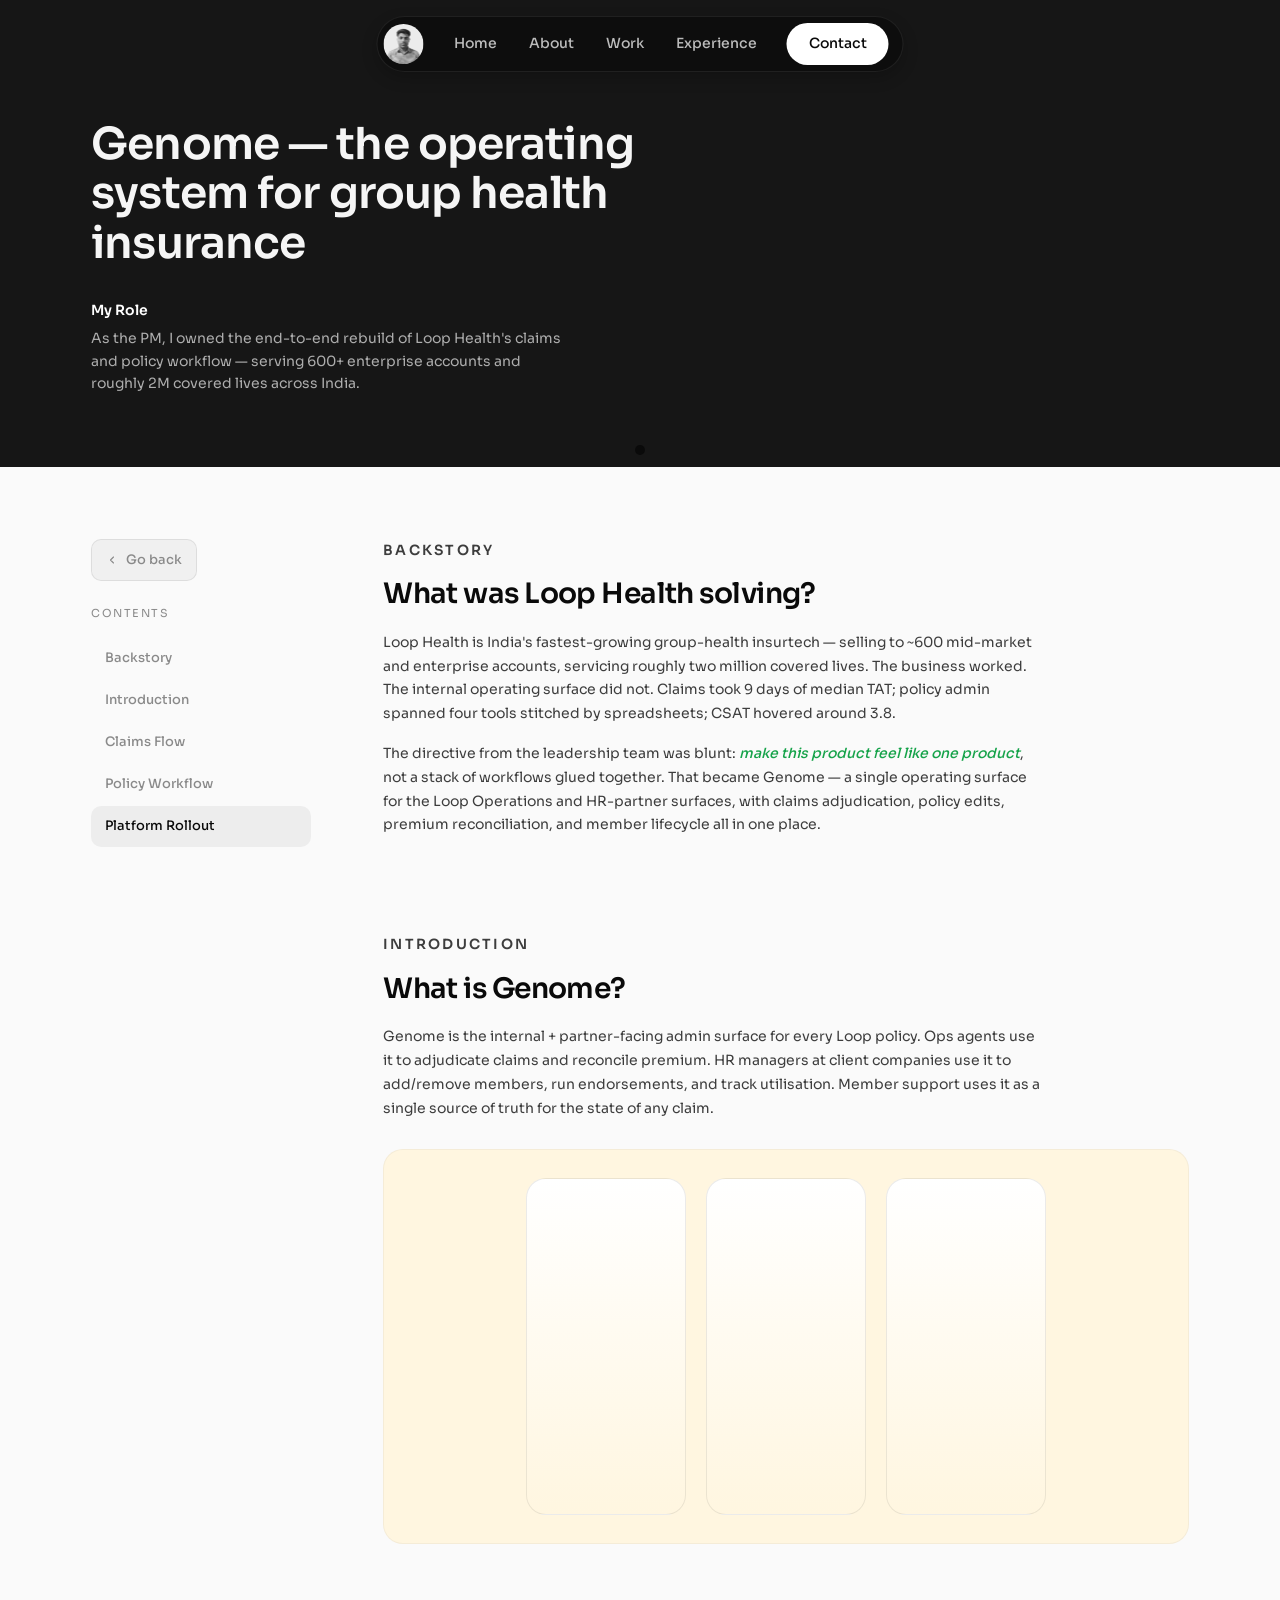
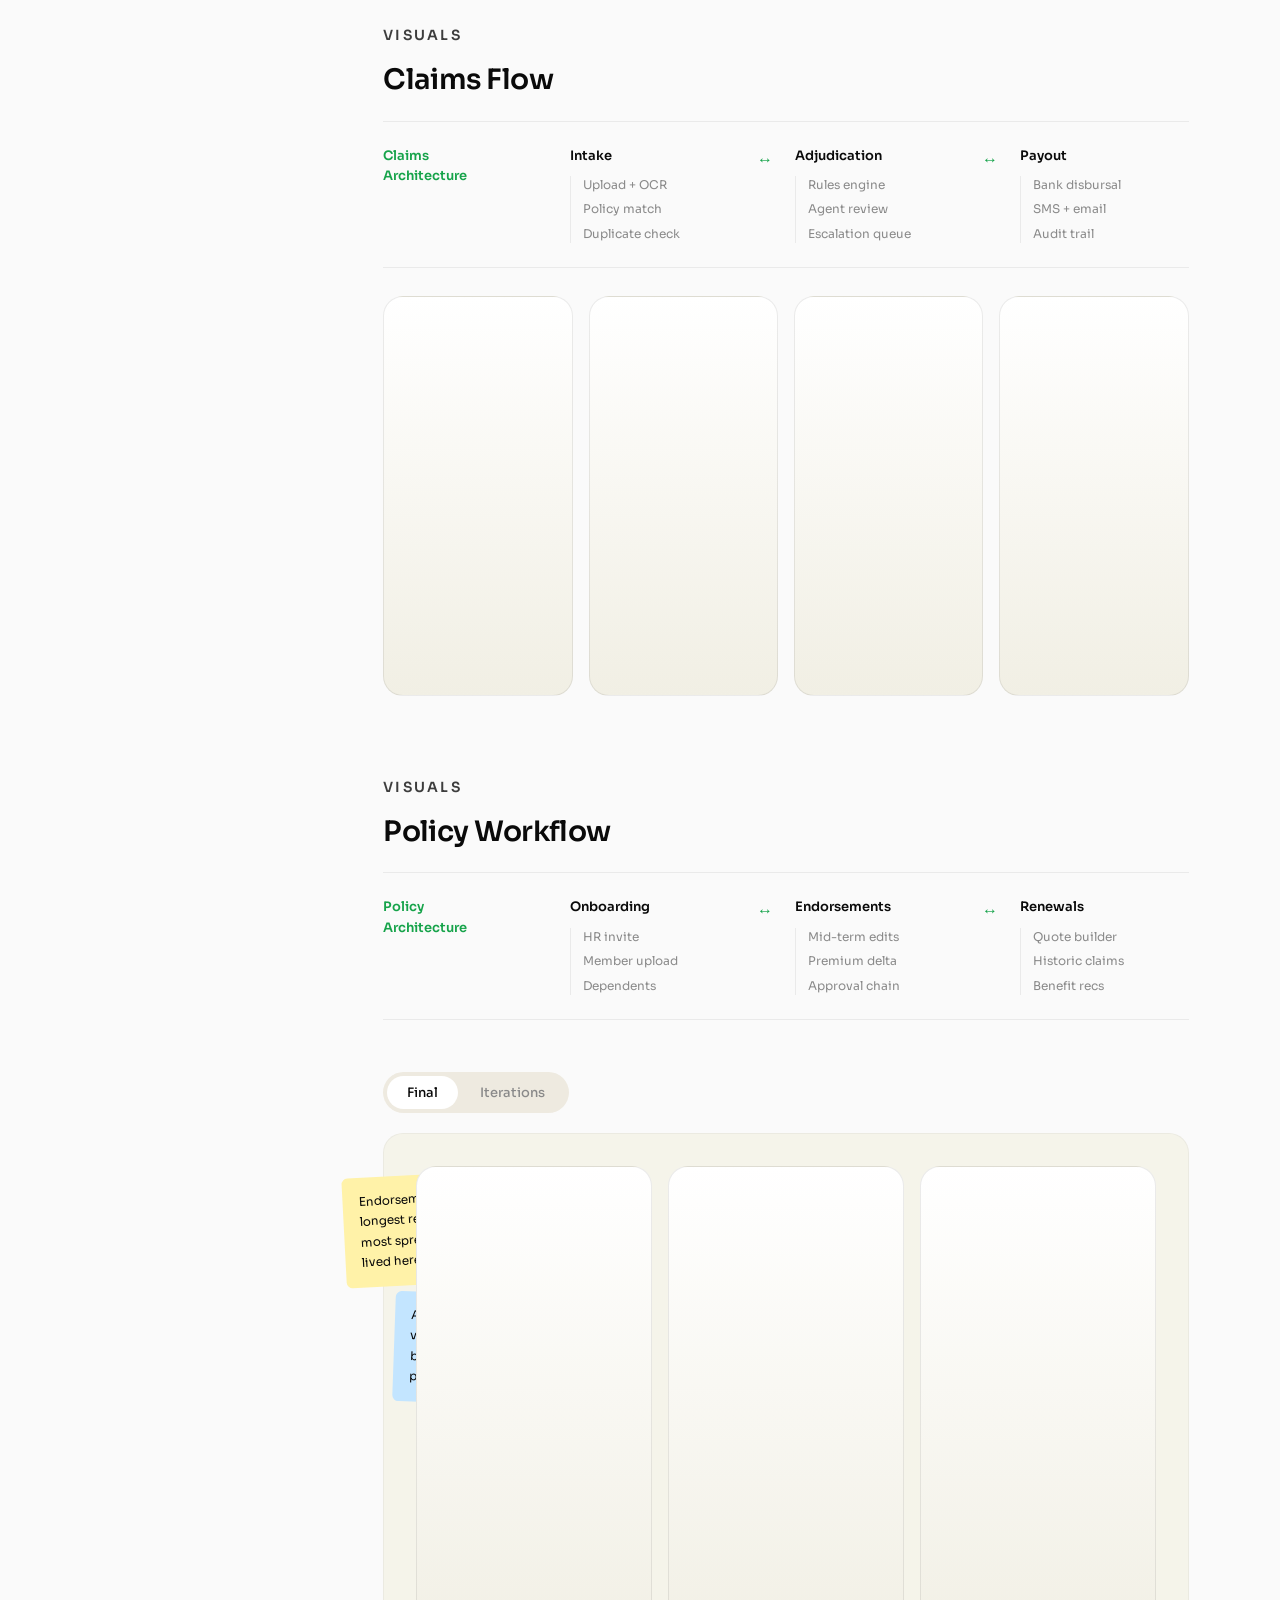
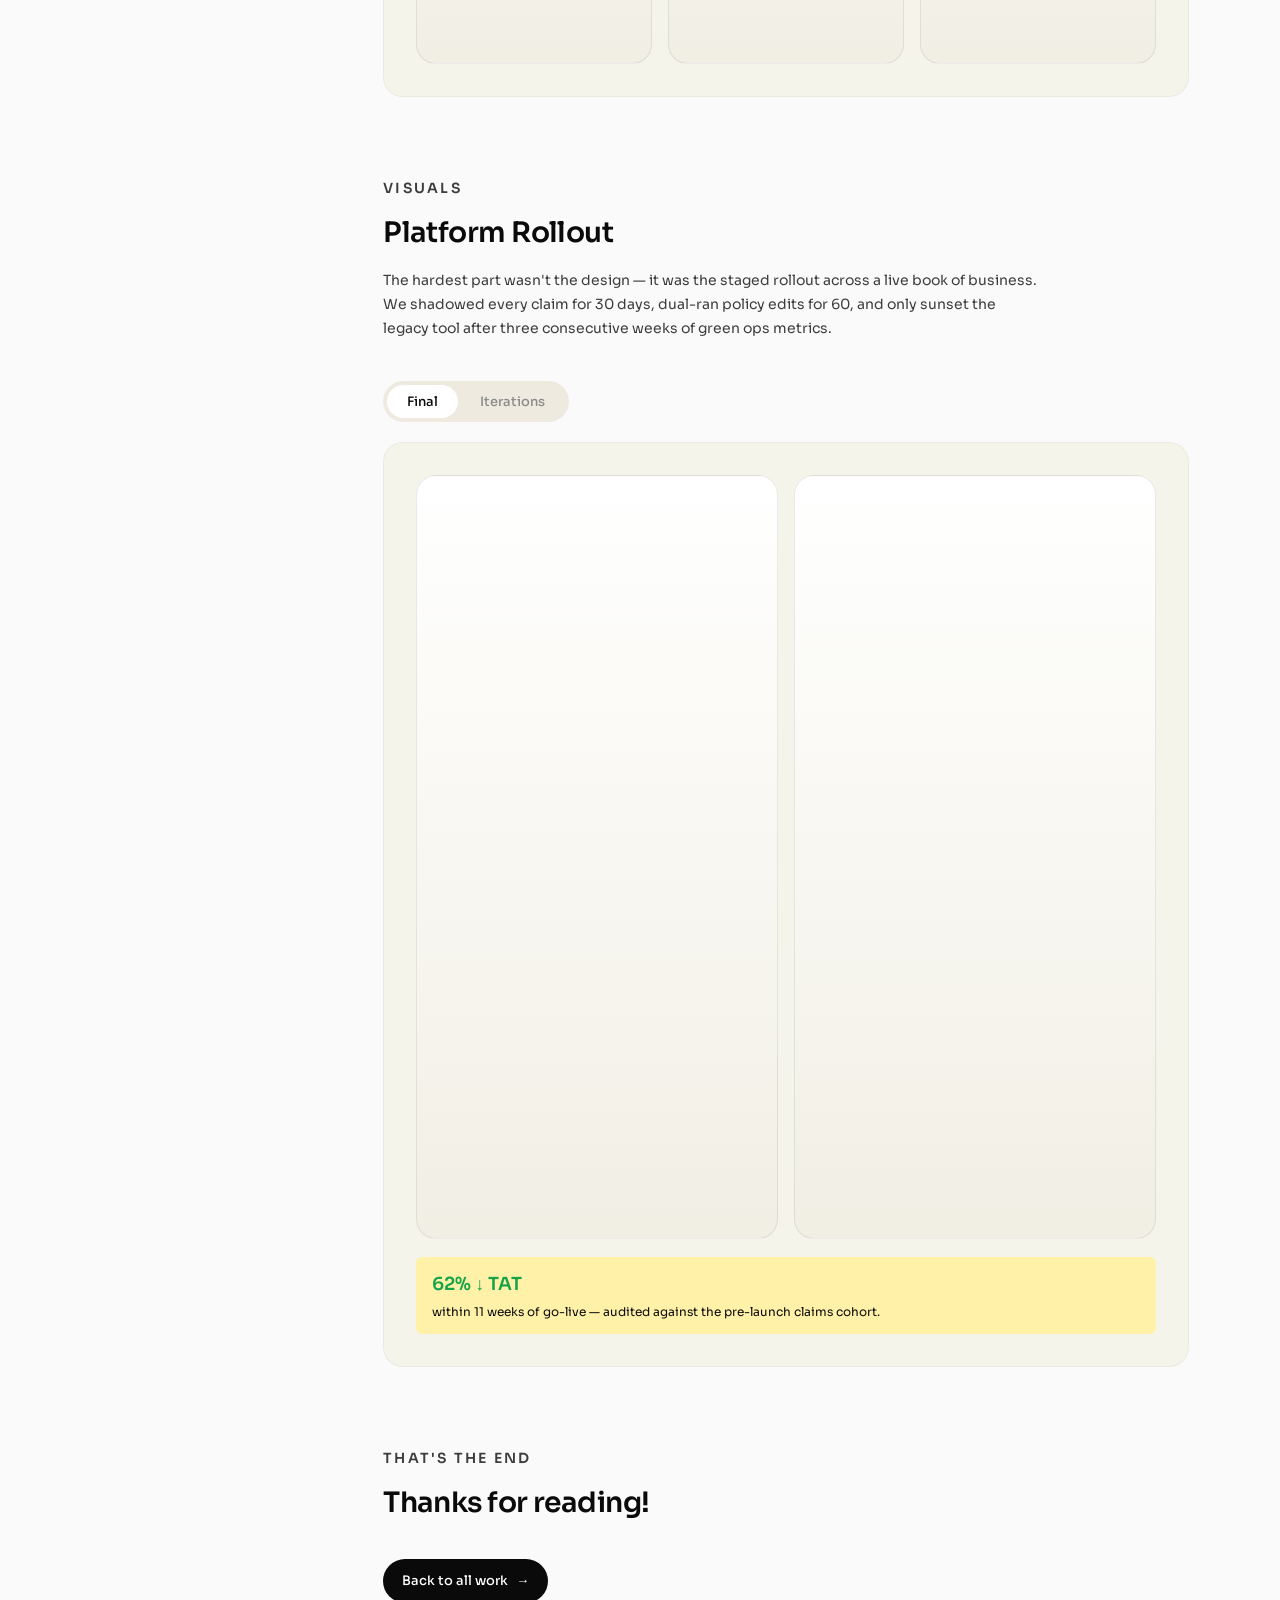
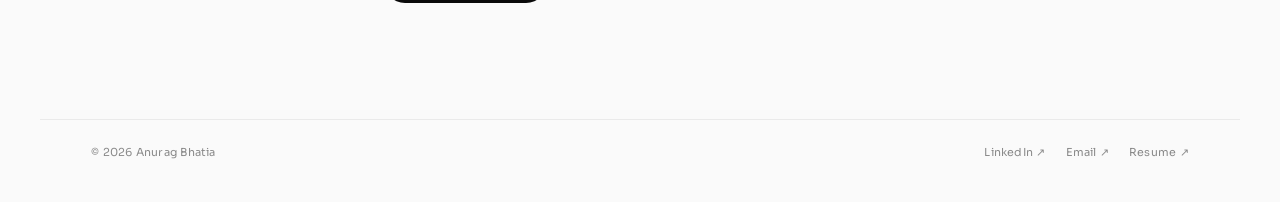
<file: case-study.html>
<!DOCTYPE html>
<html lang="en">
<head>
  <meta charset="UTF-8" />
  <meta name="viewport" content="width=device-width, initial-scale=1.0" />
  <link rel="icon" href="favicon-32.png" type="image/png" sizes="32x32" />
  <link rel="icon" href="favicon.png" type="image/png" sizes="192x192" />
  <link rel="apple-touch-icon" href="apple-touch-icon.png" />
  <title>Genome · Case study — Anurag Bhatia</title>
  <link rel="preconnect" href="https://fonts.googleapis.com" />
  <link rel="preconnect" href="https://fonts.gstatic.com" crossorigin />
  <link href="https://fonts.googleapis.com/css2?family=Sora:wght@300;400;500;600;700&display=swap" rel="stylesheet" />
  <link rel="stylesheet" href="styles.css?v=39" />
</head>
<body class="cs-body-root">
  <div class="cursor-dot" aria-hidden="true"></div>

  <header class="nav" id="siteNav">
    <a href="index.html" class="nav__brand" aria-label="Anurag Bhatia">
      <img src="avatar.png" alt="Anurag Bhatia" class="nav__avatar" />
    </a>
    <nav class="nav__links" aria-label="Primary">
      <a href="index.html#top">Home</a>
      <a href="index.html#about">About</a>
      <a href="index.html#work">Work</a>
      <a href="index.html#experience">Experience</a>
    </nav>
    <a href="index.html#contact" class="nav__cta">Contact</a>
    <span class="nav__status" aria-hidden="true">
      <span>Available for work</span>
      <span class="nav__status-dot"></span>
    </span>
  </header>

  <!-- HERO BANNER -->
  <section class="cs-hero">
    <div class="cs-hero__wrap">
      <div class="cs-hero__text">
        <h1 class="cs-hero__title">
          Genome — the operating system for group health insurance
        </h1>
        <p class="cs-hero__role-label">My Role</p>
        <p class="cs-hero__role-desc">
          As the PM, I owned the end-to-end rebuild of Loop Health's claims and policy workflow — serving 600+ enterprise accounts and roughly 2M covered lives across India.
        </p>
      </div>

    </div>
  </section>

  <!-- CONTENT -->
  <main class="cs-main">
    <aside class="cs-toc" aria-label="Case study contents">
      <a href="index.html" class="cs-toc__back">
        <svg width="12" height="12" viewBox="0 0 16 16" fill="none" aria-hidden="true">
          <path d="M10 12L6 8L10 4" stroke="currentColor" stroke-width="1.5" stroke-linecap="round" stroke-linejoin="round"/>
        </svg>
        Go back
      </a>
      <p class="cs-toc__label">Contents</p>
      <nav>
        <a href="#backstory" class="is-active">Backstory</a>
        <a href="#introduction">Introduction</a>
        <a href="#claims">Claims Flow</a>
        <a href="#policy">Policy Workflow</a>
        <a href="#rollout">Platform Rollout</a>
      </nav>
    </aside>

    <div class="cs-content">

      <section id="backstory" class="cs-section">
        <p class="cs-tag">Backstory</p>
        <h2 class="cs-h2">What was Loop Health solving?</h2>
        <p>
          Loop Health is India's fastest-growing group-health insurtech — selling to ~600 mid-market
          and enterprise accounts, servicing roughly two million covered lives. The business worked.
          The internal operating surface did not. Claims took 9 days of median TAT; policy admin
          spanned four tools stitched by spreadsheets; CSAT hovered around 3.8.
        </p>
        <p>
          The directive from the leadership team was blunt: <em>make this product feel like one product</em>,
          not a stack of workflows glued together. That became Genome — a single operating surface
          for the Loop Operations and HR-partner surfaces, with claims adjudication, policy edits,
          premium reconciliation, and member lifecycle all in one place.
        </p>
      </section>

      <section id="introduction" class="cs-section">
        <p class="cs-tag">Introduction</p>
        <h2 class="cs-h2">What is Genome?</h2>
        <p>
          Genome is the internal + partner-facing admin surface for every Loop policy. Ops agents use
          it to adjudicate claims and reconcile premium. HR managers at client companies use it to
          add/remove members, run endorsements, and track utilisation. Member support uses it as a
          single source of truth for the state of any claim.
        </p>
        <div class="cs-figure">
          <div class="cs-figure__inner">
            <div class="cs-mock cs-mock--row"></div>
            <div class="cs-mock cs-mock--row"></div>
            <div class="cs-mock cs-mock--row"></div>
          </div>
        </div>
      </section>

      <section id="claims" class="cs-section">
        <p class="cs-tag">Visuals</p>
        <h2 class="cs-h2">Claims Flow</h2>

        <div class="cs-arch">
          <div class="cs-arch__col cs-arch__col--head">
            <h4>Claims<br/>Architecture</h4>
          </div>
          <div class="cs-arch__col">
            <h4>Intake</h4>
            <ul><li>Upload + OCR</li><li>Policy match</li><li>Duplicate check</li></ul>
          </div>
          <span class="cs-arch__arrow" aria-hidden="true">↔</span>
          <div class="cs-arch__col">
            <h4>Adjudication</h4>
            <ul><li>Rules engine</li><li>Agent review</li><li>Escalation queue</li></ul>
          </div>
          <span class="cs-arch__arrow" aria-hidden="true">↔</span>
          <div class="cs-arch__col">
            <h4>Payout</h4>
            <ul><li>Bank disbursal</li><li>SMS + email</li><li>Audit trail</li></ul>
          </div>
        </div>

        <div class="cs-mocks-row">
          <div class="cs-mock cs-mock--sm"></div>
          <div class="cs-mock cs-mock--sm"></div>
          <div class="cs-mock cs-mock--sm"></div>
          <div class="cs-mock cs-mock--sm"></div>
        </div>
      </section>

      <section id="policy" class="cs-section">
        <p class="cs-tag">Visuals</p>
        <h2 class="cs-h2">Policy Workflow</h2>

        <div class="cs-arch">
          <div class="cs-arch__col cs-arch__col--head">
            <h4>Policy<br/>Architecture</h4>
          </div>
          <div class="cs-arch__col">
            <h4>Onboarding</h4>
            <ul><li>HR invite</li><li>Member upload</li><li>Dependents</li></ul>
          </div>
          <span class="cs-arch__arrow" aria-hidden="true">↔</span>
          <div class="cs-arch__col">
            <h4>Endorsements</h4>
            <ul><li>Mid-term edits</li><li>Premium delta</li><li>Approval chain</li></ul>
          </div>
          <span class="cs-arch__arrow" aria-hidden="true">↔</span>
          <div class="cs-arch__col">
            <h4>Renewals</h4>
            <ul><li>Quote builder</li><li>Historic claims</li><li>Benefit recs</li></ul>
          </div>
        </div>

        <div class="cs-tabs">
          <button class="cs-tab is-active" type="button">Final</button>
          <button class="cs-tab" type="button">Iterations</button>
        </div>

        <div class="cs-annotated">
          <aside class="cs-note cs-note--yellow">
            <p>Endorsements had the longest review cycles — most spreadsheet cost lived here.</p>
          </aside>
          <aside class="cs-note cs-note--blue">
            <p>A single "policy diff" view replaced seven back-and-forth emails per edit.</p>
          </aside>
          <div class="cs-annotated__row">
            <div class="cs-mock cs-mock--sm"></div>
            <div class="cs-mock cs-mock--sm"></div>
            <div class="cs-mock cs-mock--sm"></div>
          </div>
        </div>
      </section>

      <section id="rollout" class="cs-section">
        <p class="cs-tag">Visuals</p>
        <h2 class="cs-h2">Platform Rollout</h2>
        <p>
          The hardest part wasn't the design — it was the staged rollout across a live book of
          business. We shadowed every claim for 30 days, dual-ran policy edits for 60, and only
          sunset the legacy tool after three consecutive weeks of green ops metrics.
        </p>

        <div class="cs-tabs">
          <button class="cs-tab is-active" type="button">Final</button>
          <button class="cs-tab" type="button">Iterations</button>
        </div>

        <div class="cs-annotated">
          <div class="cs-annotated__row cs-annotated__row--2">
            <div class="cs-mock cs-mock--sm"></div>
            <div class="cs-mock cs-mock--sm"></div>
          </div>
          <aside class="cs-note cs-note--yellow cs-note--inline">
            <strong>62% ↓ TAT</strong>
            <span>within 11 weeks of go-live — audited against the pre-launch claims cohort.</span>
          </aside>
        </div>
      </section>

      <section class="cs-section cs-end">
        <p class="cs-tag">That's the end</p>
        <h2 class="cs-h2">Thanks for reading!</h2>
        <a href="index.html" class="btn btn--primary cs-end__cta">
          Back to all work
          <span aria-hidden="true">→</span>
        </a>
      </section>

    </div>
  </main>

  <footer class="cs-footer">
    <div>© <span class="js-year">2026</span> Anurag Bhatia</div>
    <div class="cs-footer__links">
      <a href="https://www.linkedin.com/in/ianuragbhatia/" target="_blank" rel="noopener">LinkedIn ↗</a>
      <a href="#">Email ↗</a>
      <a href="https://drive.google.com/file/d/1SgEJGoZLBpeMG6A0oqS8s0wDcA4AV5zZ/view?usp=sharing" target="_blank" rel="noopener">Resume ↗</a>
    </div>
  </footer>

  <script src="script.js?v=10"></script>
</body>
</html>
</file>
<file: styles.css>
/* ------------------------------------------------------------------
   Anurag Bhatia · Senior PM portfolio
   Clean white, minimal, confident. Light animations only.
------------------------------------------------------------------- */

:root {
  --bg: #ffffff;
  --ink: #0a0a0a;
  --ink-soft: #3d3d3d;
  --muted: #8a8a8a;
  --line: #ececec;
  --line-strong: #d6d6d6;
  --accent: #16a34a;
  --accent-soft: rgba(22, 163, 74, 0.10);
  --accent-ink: #0a0a0a;
  --mono: "Sora", -apple-system, BlinkMacSystemFont, "Segoe UI", sans-serif;
  --serif: "Sora", -apple-system, BlinkMacSystemFont, "Segoe UI", sans-serif;
  --sans: "Sora", -apple-system, BlinkMacSystemFont, "Segoe UI", sans-serif;

  --max: 1200px;
  --pad: clamp(20px, 4vw, 64px);

  --ease: cubic-bezier(0.22, 1, 0.36, 1);
}

*,
*::before,
*::after { box-sizing: border-box; }

html { scroll-behavior: smooth; }

body {
  margin: 0;
  background: var(--bg);
  color: var(--ink);
  font-family: var(--sans);
  font-size: 16px;
  line-height: 1.55;
  -webkit-font-smoothing: antialiased;
  -moz-osx-font-smoothing: grayscale;
  text-rendering: optimizeLegibility;
  cursor: none;
}

@media (max-width: 860px) {
  body { cursor: auto; }
}

a { color: inherit; text-decoration: none; }

em {
  font-style: italic;
  font-family: var(--serif);
  font-weight: 400;
}

.section-title em,
.contact__title em {
  color: var(--accent);
  font-weight: inherit;
}

.hero__title em {
  font-weight: inherit;
  font-size: inherit;
  font-style: normal;
}

.muted { color: var(--muted); }

/* ---- Custom cursor dot --------------------------------------- */
.cursor-dot {
  position: fixed;
  top: 0; left: 0;
  width: 10px;
  height: 10px;
  border-radius: 50%;
  background: #0a0a0a;
  pointer-events: none;
  transform: translate(-50%, -50%);
  z-index: 9999;
  transition: width 0.25s var(--ease), height 0.25s var(--ease), background 0.25s var(--ease), opacity 0.25s var(--ease);
  opacity: 1;
}
.cursor-dot.is-hover {
  width: 44px;
  height: 44px;
  opacity: 0.25;
}
@media (max-width: 860px) {
  .cursor-dot { display: none; }
}

/* ---- Nav (floating pill) ------------------------------------- */
.nav {
  position: fixed;
  top: 16px;
  left: 50%;
  transform: translateX(-50%);
  z-index: 50;
  width: fit-content;
  max-width: calc(100% - 32px);
  display: flex;
  align-items: center;
  gap: 8px;
  padding: 6px;
  background: rgba(255, 255, 255, 0.96);
  background-size: auto;
  border: 1px solid rgba(10, 10, 10, 0.08);
  border-radius: 999px;
  box-shadow: 0 6px 16px rgba(10, 10, 10, 0.06);
  transition:
    gap 0.85s var(--ease),
    padding 0.85s var(--ease),
    background 0.6s var(--ease),
    border-color 0.6s var(--ease),
    box-shadow 0.6s var(--ease);
}
.nav--on-dark {
  background:
    radial-gradient(1px 1px at 20% 30%, rgba(255, 255, 255, 0.04) 50%, transparent 50%),
    radial-gradient(1px 1px at 70% 60%, rgba(255, 255, 255, 0.035) 50%, transparent 50%),
    #0d0d0d;
  background-size: 50px 50px, 70px 70px, auto;
  border-color: rgba(255, 255, 255, 0.08);
  box-shadow: 0 6px 16px rgba(0, 0, 0, 0.2);
}
.nav__brand {
  display: inline-flex;
  align-items: center;
  flex-shrink: 0;
}
.nav__avatar {
  width: 40px;
  height: 40px;
  border-radius: 50%;
  object-fit: cover;
  object-position: center top;
  filter: grayscale(100%) contrast(0.95);
  transition: filter 0.5s var(--ease), transform 0.5s var(--ease);
}
.nav__brand:hover .nav__avatar {
  filter: grayscale(0%) contrast(1);
  transform: scale(1.06);
}
.nav__links {
  display: flex;
  gap: 4px;
  font-size: 14px;
  padding: 0 8px;
}
.nav__links a {
  position: relative;
  color: rgba(10, 10, 10, 0.72);
  padding: 8px 14px;
  border-radius: 999px;
  font-weight: 500;
  transition: color 0.3s var(--ease), background 0.3s var(--ease);
}
.nav__links a:hover {
  color: #0a0a0a;
  background: rgba(10, 10, 10, 0.06);
}
.nav--on-dark .nav__links a { color: rgba(255, 255, 255, 0.72); }
.nav--on-dark .nav__links a:hover {
  color: #ffffff;
  background: rgba(255, 255, 255, 0.06);
}

.nav__cta {
  font-size: 14px;
  font-weight: 500;
  display: inline-flex;
  align-items: center;
  padding: 10px 22px;
  background: #0a0a0a;
  color: #ffffff;
  border-radius: 999px;
  transition:
    background 0.3s var(--ease),
    color 0.3s var(--ease),
    transform 0.3s var(--ease);
}
.nav__cta:hover {
  background: #1a1a1a;
  transform: translateY(-1px);
}
.nav--on-dark .nav__cta {
  background: #ffffff;
  color: #0a0a0a;
}
.nav--on-dark .nav__cta:hover { background: #e9e9e9; }
/* ---- Nav compact "Available for work" state ------------------ */
.nav__links,
.nav__cta,
.nav__status {
  overflow: hidden;
  white-space: nowrap;
  transition:
    opacity 0.55s var(--ease),
    max-width 0.85s var(--ease),
    padding 0.85s var(--ease),
    margin 0.85s var(--ease);
}
.nav__links { max-width: 520px; }
.nav__cta { max-width: 220px; }
.nav__status {
  display: inline-flex;
  align-items: center;
  gap: 10px;
  color: #0a0a0a;
  font-size: 14px;
  font-weight: 500;
  opacity: 0;
  max-width: 0;
  padding: 0;
  pointer-events: none;
  transition:
    opacity 0.55s var(--ease),
    max-width 0.85s var(--ease),
    padding 0.85s var(--ease),
    margin 0.85s var(--ease),
    color 0.5s var(--ease);
}
.nav--on-dark .nav__status { color: #ffffff; }
.nav__status-dot {
  width: 8px;
  height: 8px;
  border-radius: 50%;
  background: var(--accent);
  box-shadow: 0 0 0 0 rgba(22, 163, 74, 0.55);
  animation: status 2s ease-out infinite;
}

.nav--compact .nav__links,
.nav--compact .nav__cta {
  opacity: 0;
  max-width: 0;
  padding-left: 0;
  padding-right: 0;
  margin: 0;
  pointer-events: none;
}
.nav--compact .nav__status {
  opacity: 1;
  max-width: 260px;
  padding: 0 16px 0 12px;
  pointer-events: auto;
}

@media (max-width: 720px) {
  .nav__links { display: none; }
  .nav { padding: 5px; gap: 6px; }
  .nav__cta { padding: 8px 16px; font-size: 13px; }
}

/* ---- Hero ----------------------------------------------------- */
.hero {
  max-width: var(--max);
  margin: 0 auto;
  padding: clamp(96px, 10vw, 140px) var(--pad) clamp(40px, 6vw, 72px);
  position: relative;
}
.hero__meta {
  display: inline-flex;
  align-items: center;
  gap: 10px;
  font-family: var(--mono);
  font-size: 14px;
  font-weight: 500;
  text-transform: none;
  letter-spacing: 0.01em;
  color: #15803d;
  margin-bottom: 28px;
}
.hero__time {
  margin-left: 6px;
  padding-left: 10px;
  border-left: 1px solid var(--line-strong);
  color: var(--ink-soft);
}
.status-dot {
  width: 10px; height: 10px;
  border-radius: 50%;
  background: var(--accent);
  box-shadow: 0 0 0 0 rgba(22, 163, 74, 0.5);
  animation: status 2s ease-out infinite;
  display: inline-block;
}
@keyframes status {
  0%   { box-shadow: 0 0 0 0 rgba(22, 163, 74, 0.55); }
  70%  { box-shadow: 0 0 0 10px rgba(22, 163, 74, 0); }
  100% { box-shadow: 0 0 0 0 rgba(22, 163, 74, 0); }
}

.hero__eyebrow {
  font-family: var(--mono);
  font-size: 11px;
  letter-spacing: 0.06em;
  color: var(--ink-soft);
  margin: 0 0 14px;
  text-transform: none;
}
.hero__title {
  font-size: clamp(30px, 4.4vw, 56px);
  line-height: 1.12;
  font-weight: 700;
  letter-spacing: -0.02em;
  margin: 0 0 36px;
  max-width: 22ch;
  text-wrap: balance;
}
.hero__title .muted {
  font-weight: 400;
  color: #4a4a4a;
}
.hero__industries {
  list-style: none;
  display: flex;
  flex-wrap: wrap;
  gap: 8px;
  padding: 0;
  margin: -12px 0 32px;
}
.hero__industries li {
  font-size: 13px;
  font-weight: 500;
  color: var(--ink-soft);
  padding: 6px 14px;
  border: 1px solid var(--line-strong);
  border-radius: 999px;
}
.hero__sub {
  display: flex;
  flex-direction: column;
  gap: 24px;
  align-items: flex-start;
  max-width: 960px;
}
.hero__sub p {
  font-size: clamp(14px, 1.05vw, 16px);
  color: var(--ink-soft);
  max-width: 54ch;
  margin: 0;
}
.hero__actions {
  display: flex;
  flex-wrap: wrap;
  gap: 12px;
}
.hero__actions .btn {
  padding: 14px 36px;
  min-width: 180px;
  font-size: 14px;
}

.hero__scroll {
  position: absolute;
  right: var(--pad);
  bottom: clamp(32px, 6vw, 56px);
  display: flex;
  align-items: center;
  gap: 14px;
  font-family: var(--mono);
  font-size: 11px;
  letter-spacing: 0.12em;
  text-transform: uppercase;
  color: var(--muted);
}
.hero__scroll-line {
  width: 56px;
  height: 1px;
  background: var(--line-strong);
  position: relative;
  overflow: hidden;
}
.hero__scroll-line::after {
  content: "";
  position: absolute;
  left: -40%;
  top: 0;
  height: 100%;
  width: 40%;
  background: var(--ink);
  animation: scrollTrack 2.4s ease-in-out infinite;
}
@keyframes scrollTrack {
  0%   { left: -40%; }
  100% { left: 100%; }
}
@media (max-width: 720px) {
  .hero__scroll { display: none; }
}

/* ---- Buttons -------------------------------------------------- */
.btn {
  display: inline-flex;
  align-items: center;
  justify-content: center;
  gap: 8px;
  padding: 11px 18px;
  border-radius: 999px;
  font-size: 13px;
  font-weight: 500;
  border: 1px solid transparent;
  transition: transform 0.3s var(--ease), background 0.3s var(--ease), color 0.3s var(--ease), border-color 0.3s var(--ease);
  white-space: nowrap;
}
.btn--primary {
  background: var(--ink);
  color: var(--bg);
}
.btn--primary:hover { transform: translateY(-2px); }
.btn--ghost {
  border-color: var(--line-strong);
  color: var(--ink);
}
.btn--ghost:hover {
  border-color: var(--ink);
  transform: translateY(-2px);
}

/* ---- Metrics -------------------------------------------------- */
.metrics {
  max-width: var(--max);
  margin: 0 auto;
  padding: 0 var(--pad);
  display: grid;
  grid-template-columns: repeat(3, 1fr);
  border-top: 1px solid var(--line);
  border-bottom: 1px solid var(--line);
}
.metric {
  background: var(--bg);
  padding: 28px 24px;
  display: flex;
  flex-direction: column;
  gap: 8px;
  border-right: 1px solid var(--line);
  border-bottom: 1px solid var(--line);
}
.metric:nth-child(3n) { border-right: none; }
.metric:nth-last-child(-n+3) { border-bottom: none; }
.metric__num {
  font-family: var(--serif);
  font-size: clamp(28px, 3.4vw, 42px);
  line-height: 1;
  font-weight: 700;
  letter-spacing: -0.02em;
  color: var(--accent);
}
.metric__label {
  font-size: 14px;
  font-weight: 600;
  color: var(--ink);
  margin-top: 2px;
}
@media (max-width: 860px) {
  .metrics { grid-template-columns: repeat(2, 1fr); }
  .metric { border-right: 1px solid var(--line); border-bottom: 1px solid var(--line); }
  .metric:nth-child(3n) { border-right: 1px solid var(--line); }
  .metric:nth-child(2n) { border-right: none; }
  .metric:nth-last-child(-n+3) { border-bottom: 1px solid var(--line); }
  .metric:nth-last-child(-n+2) { border-bottom: none; }
}
@media (max-width: 520px) {
  .metrics { grid-template-columns: 1fr; }
  .metric,
  .metric:nth-child(2n),
  .metric:nth-child(3n) {
    border-right: none;
    border-bottom: 1px solid var(--line);
  }
  .metric:last-child { border-bottom: none; }
}

/* ---- Section head -------------------------------------------- */
.section-head {
  max-width: var(--max);
  margin: 0 auto;
  padding: clamp(48px, 6vw, 88px) var(--pad) 32px;
}
.section-tag {
  display: inline-block;
  font-family: var(--mono);
  font-size: 10px;
  letter-spacing: 0.14em;
  text-transform: uppercase;
  color: var(--muted);
  margin-bottom: 14px;
}
.section-title {
  font-size: clamp(22px, 3vw, 38px);
  line-height: 1.1;
  letter-spacing: -0.02em;
  font-weight: 600;
  margin: 0;
  max-width: 22ch;
}

/* ---- About ---------------------------------------------------- */
.about__grid {
  max-width: var(--max);
  margin: 0 auto;
  padding: 0 var(--pad) 32px;
  display: grid;
  grid-template-columns: 1.5fr 1fr;
  gap: 56px;
  align-items: start;
}
.about__col {
  display: flex;
  flex-direction: column;
  align-items: flex-start;
  gap: 24px;
}
.about__lead {
  font-size: clamp(15px, 1.15vw, 17px);
  line-height: 1.6;
  color: var(--ink-soft);
  margin: 0;
  max-width: 56ch;
}
.about__cta {
  gap: 10px;
  transition: gap 0.3s var(--ease), transform 0.3s var(--ease), border-color 0.3s var(--ease);
}
.about__cta:hover { gap: 16px; }
.about__points {
  list-style: none;
  padding: 0;
  margin: 0;
  display: flex;
  flex-direction: column;
  gap: 18px;
}
.about__points li {
  display: grid;
  grid-template-columns: 40px 1fr;
  align-items: start;
  gap: 8px;
  padding-top: 14px;
  border-top: 1px solid var(--line);
  font-size: 13px;
  color: var(--ink);
}
.about__points li span {
  font-family: var(--mono);
  color: var(--muted);
  font-size: 12px;
}
@media (max-width: 820px) {
  .about__grid { grid-template-columns: 1fr; gap: 36px; }
}

/* ---- Work ----------------------------------------------------- */
.work__grid {
  max-width: var(--max);
  margin: 0 auto;
  padding: 0 var(--pad);
  display: flex;
  flex-direction: column;
  gap: 24px;
}
.project {
  position: sticky;
  top: 96px;
  display: grid;
  grid-template-rows: auto 1fr auto;
  gap: 24px;
  min-height: 460px;
  padding: 32px 36px 36px;
  border-radius: 24px;
  border: 1px solid rgba(255, 255, 255, 0.1);
  background:
    radial-gradient(ellipse 65% 55% at 50% 45%, rgba(22, 163, 74, 0.14), transparent 70%),
    #0e0e0e;
  overflow: hidden;
  transition: border-color 0.5s var(--ease), transform 0.5s var(--ease), box-shadow 0.5s var(--ease);
  cursor: default;
  will-change: transform;
}
.project:nth-child(1) { --stack-top: 96px; }
.project:nth-child(2) { --stack-top: 108px; }
.project:nth-child(3) { --stack-top: 120px; }
.project:nth-child(4) { --stack-top: 132px; }
.project:nth-child(5) { --stack-top: 144px; }
.project:nth-child(6) { --stack-top: 156px; }
/* a card taller than the viewport pins once its bottom is in view (--h set in script.js) */
.project { top: min(var(--stack-top, 96px), calc(100vh - var(--h, 0px) - 24px)); }
.project::after {
  content: "";
  position: absolute;
  inset: 0;
  background:
    radial-gradient(1px 1px at 30% 30%, rgba(255,255,255,0.05) 50%, transparent 50%),
    radial-gradient(1px 1px at 70% 60%, rgba(255,255,255,0.04) 50%, transparent 50%);
  background-size: 180px 180px, 240px 240px;
  pointer-events: none;
  opacity: 0.6;
}
/* Whole-card link; the .screen link (z-index 2) stays on top */
.project__link {
  position: absolute;
  inset: 0;
  z-index: 1;
}
.project--linked { cursor: pointer; }
.project--linked .feature__body,
.project--linked .feature__points { pointer-events: none; }
.project:hover {
  border-color: rgba(255, 255, 255, 0.22);
  transform: translateY(-3px);
  box-shadow: 0 24px 48px rgba(0, 0, 0, 0.4);
}

.project__head {
  display: flex;
  justify-content: space-between;
  align-items: flex-start;
  position: relative;
  z-index: 2;
}

.project__badge {
  width: 44px;
  height: 44px;
  border-radius: 12px;
  display: inline-flex;
  align-items: center;
  justify-content: center;
  font-family: var(--mono);
  font-size: 13px;
  font-weight: 500;
  letter-spacing: 0.04em;
  color: var(--accent);
  background: rgba(22, 163, 74, 0.12);
  border: 1px solid rgba(22, 163, 74, 0.35);
}

.project__arrow {
  width: 44px;
  height: 44px;
  border-radius: 50%;
  background: var(--accent);
  color: #0a0a0a;
  display: inline-flex;
  align-items: center;
  justify-content: center;
  transition: transform 0.4s var(--ease), background 0.4s var(--ease);
}
.project__arrow:hover {
  transform: translate(2px, -2px) rotate(8deg);
  background: #1dbd5c;
}

.project__showcase {
  display: flex;
  flex-direction: column;
  align-items: center;
  justify-content: center;
  text-align: center;
  padding: 24px 16px;
  position: relative;
  z-index: 1;
}
.project__big-num {
  display: block;
  font-size: clamp(56px, 9vw, 112px);
  line-height: 1;
  font-weight: 700;
  color: #ffffff;
  letter-spacing: -0.035em;
}
.project__big-num i {
  font-style: normal;
  color: var(--accent);
  font-weight: 500;
  font-size: 0.6em;
  margin-left: 4px;
}
.project__big-sub {
  display: block;
  margin-top: 14px;
  font-family: var(--mono);
  font-size: 11px;
  text-transform: uppercase;
  letter-spacing: 0.14em;
  color: rgba(255, 255, 255, 0.55);
}

.project__foot {
  display: flex;
  flex-direction: column;
  gap: 12px;
  position: relative;
  z-index: 2;
}
.project__chips {
  display: flex;
  gap: 8px;
  align-items: center;
  flex-wrap: wrap;
}
.project__chip {
  display: inline-block;
  padding: 5px 12px;
  border-radius: 999px;
  background: rgba(22, 163, 74, 0.14);
  border: 1px solid rgba(22, 163, 74, 0.45);
  color: var(--accent);
  font-family: var(--mono);
  font-size: 11px;
  letter-spacing: 0.04em;
}
.project__year {
  font-family: var(--mono);
  font-size: 11px;
  color: rgba(255, 255, 255, 0.45);
  letter-spacing: 0.08em;
  text-transform: uppercase;
}
.project__title {
  font-size: clamp(18px, 1.6vw, 22px);
  font-weight: 600;
  letter-spacing: -0.015em;
  color: #ffffff;
  margin: 0;
  max-width: 54ch;
}
.project__desc {
  font-size: 13px;
  line-height: 1.6;
  color: rgba(255, 255, 255, 0.65);
  margin: 0;
  max-width: 68ch;
}

@media (max-width: 720px) {
  .project { padding: 24px 22px 28px; min-height: 380px; }
}
/* ---- Dark sections (Work + Testimonials) --------------------- */
.testimonials,
.work {
  background: #161616;
  color: #f5f5f5;
}
.testimonials {
  padding-bottom: clamp(64px, 8vw, 112px);
}
.work {
  padding-bottom: clamp(64px, 8vw, 112px);
  margin-top: clamp(48px, 6vw, 88px);
}
.work + .testimonials .section-head {
  padding-top: clamp(32px, 4vw, 56px);
}
.testimonials .section-head,
.work .section-head { padding-top: clamp(64px, 8vw, 112px); }
.work .section-tag { color: var(--accent); }
.work .section-title { color: #ffffff; }
.testimonials .section-tag { color: var(--accent); }
.testimonials .section-title { color: #ffffff; }
.testimonials .section-title em { color: var(--accent); }
.testimonials .quote {
  border: 1px solid rgba(255, 255, 255, 0.14);
  border-radius: 14px;
  padding: 32px 28px;
  background: rgba(255, 255, 255, 0.02);
  transition: border-color 0.3s var(--ease), background 0.3s var(--ease), transform 0.3s var(--ease);
}
.testimonials .quote:hover {
  border-color: rgba(255, 255, 255, 0.28);
  background: rgba(255, 255, 255, 0.04);
  transform: translateY(-2px);
}
.testimonials .quote blockquote { color: #f5f5f5; }
.testimonials .quote figcaption { color: #8a8a8a; }
.testimonials .quote figcaption strong { color: #ffffff; }
.quotes {
  overflow-x: hidden;
  overflow-y: visible;
  padding: 24px 0;
}
.quotes__track {
  display: flex;
  gap: 24px;
  width: max-content;
  padding: 0 var(--pad);
  animation: quotes-marquee 55s linear infinite;
}
.quotes:hover .quotes__track { animation-play-state: paused; }
@keyframes quotes-marquee {
  from { transform: translateX(0); }
  to { transform: translateX(calc(-50% - 12px)); }
}
.quote {
  margin: 0;
  padding: 28px 0 0;
  border-top: 1px solid var(--line-strong);
  flex: 0 0 min(88vw, 520px);
  scroll-snap-align: start;
}
.quote blockquote {
  font-family: var(--serif);
  font-size: clamp(14px, 1.1vw, 16px);
  line-height: 1.55;
  margin: 0 0 16px;
  color: var(--ink);
  font-weight: 400;
}
.quote figcaption {
  font-size: 12px;
  color: var(--muted);
  display: flex;
  flex-direction: row;
  align-items: center;
  gap: 12px;
}
.quote__avatar {
  width: 40px;
  height: 40px;
  border-radius: 50%;
  background: rgba(22, 163, 74, 0.18);
  color: var(--accent);
  display: inline-flex;
  align-items: center;
  justify-content: center;
  font-size: 12px;
  font-weight: 600;
  letter-spacing: 0.04em;
  flex-shrink: 0;
  border: 1px solid rgba(22, 163, 74, 0.35);
}
.quote__who {
  display: flex;
  flex-direction: column;
  gap: 2px;
  line-height: 1.3;
}
.quote figcaption strong {
  color: var(--ink);
  font-weight: 500;
}

/* ---- Experience / timeline ----------------------------------- */
.timeline {
  list-style: none;
  padding: 0 var(--pad);
  margin: 0 auto;
  max-width: var(--max);
}
.timeline__item {
  display: grid;
  grid-template-columns: 180px 1fr;
  gap: 40px;
  padding: 24px 0;
  border-top: 1px solid var(--line);
  transition: padding 0.4s var(--ease);
}
.timeline__item:hover { padding-left: 12px; }
.timeline__item:last-child { border-bottom: 1px solid var(--line); }
.timeline__when {
  font-family: var(--mono);
  font-size: 12px;
  color: var(--muted);
  letter-spacing: 0.08em;
  display: flex;
  flex-direction: column;
  gap: 4px;
  padding-top: 6px;
}
.timeline__what h3 {
  font-size: clamp(16px, 1.25vw, 19px);
  margin: 0 0 4px;
  font-weight: 600;
  letter-spacing: -0.01em;
}
.timeline__org {
  margin: 0 0 8px;
  font-size: 13px;
  color: var(--muted);
}
.timeline__note {
  margin: 0;
  color: var(--ink-soft);
  font-size: 13px;
  line-height: 1.55;
  max-width: 62ch;
}
.timeline__points {
  margin: 10px 0 0;
  padding-left: 18px;
  color: var(--ink-soft);
  font-size: 13px;
  line-height: 1.55;
  max-width: 62ch;
}
.timeline__points li + li { margin-top: 6px; }
.timeline__points li::marker { color: var(--accent); }
@media (max-width: 720px) {
  .timeline__item { grid-template-columns: 1fr; gap: 10px; }
  .timeline__item:hover { padding-left: 0; }
}

/* ---- Skills --------------------------------------------------- */
.skills__grid {
  max-width: var(--max);
  margin: 0 auto;
  padding: 0 var(--pad) 48px;
  display: grid;
  grid-template-columns: repeat(4, 1fr);
  gap: 36px;
}
.skill-group h3 {
  font-size: 11px;
  font-family: var(--mono);
  font-weight: 500;
  letter-spacing: 0.08em;
  text-transform: uppercase;
  color: var(--muted);
  margin: 0 0 14px;
  padding-bottom: 10px;
  border-bottom: 1px solid var(--line);
}
.skill-group ul {
  list-style: none;
  padding: 0;
  margin: 0;
  display: flex;
  flex-direction: column;
  gap: 8px;
  font-size: 13px;
  color: var(--ink);
}
.skill-group li { transition: transform 0.3s var(--ease), color 0.3s var(--ease); }
.skill-group li:hover { transform: translateX(4px); color: var(--ink-soft); }
@media (max-width: 860px) {
  .skills__grid { grid-template-columns: repeat(2, 1fr); gap: 36px; }
}
@media (max-width: 520px) {
  .skills__grid { grid-template-columns: 1fr; }
}

/* ---- Certifications ----------------------------------------- */
.certs__grid {
  max-width: var(--max);
  margin: 0 auto;
  padding: 0 var(--pad) 48px;
  display: grid;
  grid-template-columns: 1fr;
  gap: 20px;
}
.cert {
  padding: 24px;
  border: 1px solid var(--line);
  border-radius: 16px;
  background: var(--bg);
  display: flex;
  flex-direction: column;
  gap: 10px;
  transition: border-color 0.3s var(--ease), transform 0.3s var(--ease), background 0.3s var(--ease);
}
.cert:hover {
  border-color: var(--accent);
  transform: translateY(-2px);
  background: #fafafa;
}
.cert__head {
  display: flex;
  justify-content: space-between;
  align-items: center;
  font-family: var(--mono);
  font-size: 11px;
  letter-spacing: 0.04em;
}
.cert__issuer {
  color: var(--accent);
  font-weight: 600;
  text-transform: uppercase;
}
.cert__year {
  color: var(--muted);
}
.cert__name {
  font-size: 16px;
  font-weight: 600;
  letter-spacing: -0.015em;
  margin: 0;
  color: var(--ink);
  line-height: 1.3;
}
.cert__note {
  font-size: 13px;
  line-height: 1.55;
  color: var(--ink-soft);
  margin: 0;
}
.cert__link {
  margin-top: 6px;
  font-size: 12px;
  font-weight: 500;
  color: var(--accent);
  display: inline-flex;
  gap: 4px;
  transition: gap 0.3s var(--ease);
}
a.cert:hover .cert__link { gap: 10px; }

.cert__image {
  display: block;
  width: 100%;
  height: auto;
  margin-top: 16px;
  border-radius: 10px;
  border: 1px solid var(--line);
}
/* List row: text left, certificate image right */
.cert--has-image {
  display: grid;
  grid-template-columns: 1fr minmax(0, 360px);
  grid-template-rows: auto auto 1fr;
  column-gap: 32px;
  row-gap: 10px;
  align-items: start;
}
.cert--has-image .cert__link { align-self: start; }
.cert--has-image .cert__image {
  grid-column: 2;
  grid-row: 1 / span 3;
  margin-top: 0;
}
@media (max-width: 720px) {
  .cert--has-image { grid-template-columns: 1fr; }
  .cert--has-image .cert__image { grid-column: 1; grid-row: auto; margin-top: 16px; }
}

/* ---- Contact -------------------------------------------------- */
.contact {
  max-width: var(--max);
  margin: 0 auto;
  padding: clamp(64px, 8vw, 112px) var(--pad);
  text-align: left;
}
.contact__title {
  font-size: clamp(28px, 4.5vw, 60px);
  line-height: 1.05;
  letter-spacing: -0.025em;
  font-weight: 600;
  margin: 8px 0 24px;
  max-width: 16ch;
}
.contact__sub {
  font-size: clamp(14px, 1.1vw, 16px);
  color: var(--ink-soft);
  max-width: 58ch;
  margin: 0 0 28px;
}
.contact__sub strong {
  color: var(--ink);
  font-weight: 600;
}
.contact__actions {
  display: flex;
  flex-wrap: wrap;
  gap: 12px;
}

/* ---- Footer --------------------------------------------------- */
.footer {
  padding: 20px var(--pad);
  border-top: 1px solid var(--line);
  display: flex;
  justify-content: space-between;
  align-items: center;
  gap: 16px;
  font-size: 11px;
  color: var(--muted);
  font-family: var(--mono);
  letter-spacing: 0.02em;
}
.footer__meta {
  display: flex;
  gap: 24px;
  align-items: center;
}
.footer__meta a:hover { color: var(--ink); }
@media (max-width: 620px) {
  .footer { flex-direction: column; align-items: flex-start; }
}

/* ---- Reveal animation ---------------------------------------- */
.reveal {
  opacity: 0;
  transform: translateY(18px);
  transition: opacity 0.8s var(--ease), transform 0.8s var(--ease);
  transition-delay: 0ms;
}
.reveal.is-visible {
  opacity: 1;
  transform: none;
}

@media (prefers-reduced-motion: reduce) {
  *, *::before, *::after {
    animation-duration: 0.001ms !important;
    transition-duration: 0.001ms !important;
  }
  .reveal { opacity: 1; transform: none; }
}

/* ==================================================================
   Case study page
   ================================================================== */

.cs-body-root { background: #fafafa; }

/* ---- Hero banner --------------------------------------------- */
.cs-hero {
  position: relative;
  background: #161616;
  color: #f5f5f5;
  padding: 0;
  overflow: hidden;
}
.cs-back {
  position: absolute;
  top: 96px;
  left: var(--pad);
  display: inline-flex;
  align-items: center;
  gap: 8px;
  padding: 8px 14px;
  background: rgba(255, 255, 255, 0.08);
  border: 1px solid rgba(255, 255, 255, 0.14);
  color: #ffffff;
  border-radius: 999px;
  font-size: 13px;
  font-weight: 500;
  z-index: 2;
  transition: background 0.3s var(--ease), transform 0.3s var(--ease);
}
.cs-back:hover { background: rgba(255, 255, 255, 0.14); transform: translateX(-2px); }
.cs-back svg { transition: transform 0.3s var(--ease); }
.cs-back:hover svg { transform: translateX(-2px); }

.cs-hero__wrap {
  max-width: var(--max);
  margin: 0 auto;
  padding: 120px var(--pad) 72px;
}
.cs-hero__title {
  font-size: clamp(28px, 3.6vw, 44px);
  line-height: 1.12;
  letter-spacing: -0.02em;
  font-weight: 600;
  margin: 0 0 32px;
  max-width: 20ch;
}
.cs-hero__role-label {
  font-weight: 600;
  margin: 0 0 6px;
  font-size: 14px;
  color: #ffffff;
}
.cs-hero__role-desc {
  margin: 0;
  color: rgba(255, 255, 255, 0.65);
  font-size: 14px;
  line-height: 1.6;
  max-width: 48ch;
}

/* mockup placeholder shapes for the hero */
.cs-hero__visual {
  position: relative;
  min-height: 320px;
  display: flex;
  justify-content: center;
  align-items: center;
}
.cs-mock {
  position: relative;
  background: linear-gradient(180deg, #fefefe 0%, #f0efe8 100%);
  border-radius: 28px;
  border: 1px solid rgba(0, 0, 0, 0.08);
  overflow: hidden;
}
.cs-hero__visual .cs-mock {
  width: 200px;
  aspect-ratio: 9 / 19;
  border-radius: 30px;
}
.cs-hero__visual .cs-mock--back {
  transform: translate(-55%, -4%) rotate(-3deg);
  background: linear-gradient(180deg, #fff 0%, #f7f3df 100%);
  z-index: 1;
}
.cs-hero__visual .cs-mock--front {
  transform: translate(55%, 4%) rotate(3deg);
  background: linear-gradient(180deg, #fff6e0 0%, #ffdf87 100%);
  z-index: 2;
}
.cs-mock__notch {
  width: 50px; height: 14px;
  background: #0a0a0a;
  border-radius: 999px;
  margin: 10px auto 12px;
}
.cs-mock__bar {
  margin: 6px 14px;
  height: 10px;
  background: rgba(0, 0, 0, 0.08);
  border-radius: 6px;
}
.cs-mock__card {
  margin: 10px 14px;
  height: 60px;
  background: #ffffff;
  border-radius: 10px;
}
.cs-mock__card--sm { height: 32px; }
.cs-mock__hero {
  margin: 10px 14px;
  height: 80px;
  background: #ffffff;
  border-radius: 10px;
}
.cs-mock__price {
  margin: 10px 14px;
  height: 46px;
  background: #ffffff;
  border-radius: 10px;
}
.cs-mock__cta {
  margin: 10px 14px;
  height: 28px;
  background: var(--accent);
  border-radius: 8px;
}

/* ---- Main layout -------------------------------------------- */
.cs-main {
  max-width: var(--max);
  margin: 0 auto;
  padding: 72px var(--pad) 96px;
  display: grid;
  grid-template-columns: 220px 1fr;
  gap: 72px;
  align-items: start;
  background: #fafafa;
}

/* Sticky left-side TOC */
.cs-toc {
  position: sticky;
  top: 24px;
}
.cs-toc__back {
  display: inline-flex;
  align-items: center;
  gap: 8px;
  padding: 7px 14px;
  margin: 0 0 24px;
  background: rgba(10, 10, 10, 0.04);
  border: 1px solid rgba(10, 10, 10, 0.08);
  color: var(--ink);
  border-radius: 999px;
  font-size: 12px;
  font-weight: 500;
  transition: background 0.3s var(--ease), transform 0.3s var(--ease);
}
.cs-toc__back:hover {
  background: rgba(10, 10, 10, 0.08);
  transform: translateX(-2px);
}
.cs-toc__back svg { transition: transform 0.3s var(--ease); }
.cs-toc__back:hover svg { transform: translateX(-2px); }
.cs-toc__label {
  font-family: var(--mono);
  font-size: 11px;
  letter-spacing: 0.14em;
  text-transform: uppercase;
  color: var(--muted);
  margin: 0 0 16px;
}
.cs-toc nav {
  display: flex;
  flex-direction: column;
  gap: 2px;
}
.cs-toc a {
  padding: 10px 14px;
  border-radius: 10px;
  font-size: 13px;
  color: var(--muted);
  font-weight: 500;
  transition: color 0.3s var(--ease), background 0.3s var(--ease);
}
.cs-toc a:hover { color: var(--ink); background: rgba(0, 0, 0, 0.04); }
.cs-toc a.is-active {
  color: var(--ink);
  background: rgba(0, 0, 0, 0.05);
}

/* ---- Content column ---------------------------------------- */
.cs-content {
  display: flex;
  flex-direction: column;
  gap: 80px;
}
.cs-section {
  scroll-margin-top: 96px;
}
.cs-tag {
  font-family: var(--mono);
  font-size: 10px;
  letter-spacing: 0.16em;
  text-transform: uppercase;
  color: var(--accent);
  font-weight: 600;
  margin: 0 0 14px;
}
.cs-h2 {
  font-size: clamp(22px, 2.2vw, 32px);
  line-height: 1.15;
  letter-spacing: -0.02em;
  font-weight: 600;
  margin: 0 0 20px;
  color: var(--ink);
}
.cs-section p {
  font-size: 14px;
  line-height: 1.7;
  color: var(--ink-soft);
  margin: 0 0 16px;
  max-width: 66ch;
}
.cs-section p em {
  color: var(--accent);
  font-style: italic;
  font-weight: 500;
}

/* figure wrapper */
.cs-figure {
  margin-top: 28px;
  padding: 28px;
  background: #fff6e0;
  border-radius: 20px;
  border: 1px solid rgba(0,0,0,0.04);
}
.cs-figure__inner {
  display: flex;
  gap: 20px;
  justify-content: center;
}
.cs-mock--row {
  width: 160px;
  aspect-ratio: 9 / 19;
  border-radius: 20px;
  background: linear-gradient(180deg, #ffffff 0%, #fff6e0 100%);
}

/* architecture row */
.cs-arch {
  display: grid;
  grid-template-columns: auto auto 20px auto 20px auto;
  gap: 18px;
  align-items: start;
  padding: 24px 0;
  border-top: 1px solid #eaeaea;
  border-bottom: 1px solid #eaeaea;
  margin: 24px 0 28px;
}
.cs-arch__col {
  min-width: 140px;
}
.cs-arch__col--head {
  color: var(--accent);
}
.cs-arch__col h4 {
  margin: 0 0 10px;
  font-size: 13px;
  font-weight: 600;
  color: inherit;
}
.cs-arch__col ul {
  margin: 0;
  padding: 0;
  list-style: none;
  display: flex;
  flex-direction: column;
  gap: 6px;
  font-size: 12px;
  color: var(--muted);
  border-left: 1px solid #eaeaea;
  padding-left: 12px;
}
.cs-arch__arrow {
  color: var(--accent);
  font-size: 16px;
  padding-top: 2px;
}

/* mockups row */
.cs-mocks-row {
  display: grid;
  grid-template-columns: repeat(4, 1fr);
  gap: 16px;
}
.cs-mock--sm {
  aspect-ratio: 9 / 19;
  border-radius: 20px;
  background: linear-gradient(180deg, #ffffff 0%, #f1efe4 100%);
}

/* final/iterations tabs */
.cs-tabs {
  display: inline-flex;
  gap: 2px;
  background: #eeeae0;
  padding: 4px;
  border-radius: 999px;
  margin: 24px auto 20px;
}
.cs-tab {
  appearance: none;
  border: 0;
  background: transparent;
  padding: 8px 20px;
  border-radius: 999px;
  font-family: inherit;
  font-size: 13px;
  font-weight: 500;
  color: var(--muted);
  cursor: pointer;
  transition: background 0.3s var(--ease), color 0.3s var(--ease);
}
.cs-tab.is-active {
  background: #ffffff;
  color: var(--ink);
}
.cs-annotated {
  position: relative;
  padding: 32px;
  background: #f5f4ea;
  border-radius: 20px;
  border: 1px solid rgba(0,0,0,0.04);
}
.cs-annotated__row {
  display: grid;
  grid-template-columns: repeat(3, 1fr);
  gap: 16px;
}
.cs-annotated__row--2 { grid-template-columns: repeat(2, 1fr); }

/* sticky notes */
.cs-note {
  position: absolute;
  padding: 14px 16px;
  font-size: 12px;
  line-height: 1.45;
  color: var(--ink);
  border-radius: 6px;
  max-width: 180px;
  transform: rotate(-3deg);
}
.cs-note p { font-size: 12px; margin: 0; color: var(--ink); }
.cs-note strong { display: block; color: var(--accent); font-weight: 600; margin-bottom: 4px; }
.cs-note--yellow { background: #fff2a8; left: -40px; top: 40px; }
.cs-note--blue { background: #c3e5ff; left: 10px; top: 160px; transform: rotate(2deg); }
.cs-note--inline { position: static; transform: none; max-width: 100%; margin-top: 18px; }
.cs-note--inline strong { font-size: 18px; margin-bottom: 6px; }

/* end section */
.cs-end {
  text-align: left;
  padding-bottom: 20px;
}
.cs-end__cta { margin-top: 20px; }

/* ---- Footer ------------------------------------------------- */
.cs-footer {
  max-width: var(--max);
  margin: 0 auto;
  padding: 24px var(--pad) 40px;
  border-top: 1px solid #eaeaea;
  display: flex;
  justify-content: space-between;
  align-items: center;
  font-family: var(--mono);
  font-size: 11px;
  color: var(--muted);
  letter-spacing: 0.02em;
}
.cs-footer__links { display: flex; gap: 20px; }
.cs-footer__links a:hover { color: var(--ink); }

/* ---- Responsive --------------------------------------------- */
@media (max-width: 900px) {
  .cs-hero__wrap { grid-template-columns: 1fr; gap: 40px; padding-top: 88px; }
  .cs-hero__visual { min-height: 380px; margin-top: 24px; }
  .cs-main { grid-template-columns: 1fr; gap: 32px; padding-top: 48px; }
  .cs-toc { position: static; display: flex; flex-direction: column; }
  .cs-toc nav { flex-direction: row; overflow-x: auto; }
  .cs-arch { grid-template-columns: 1fr; }
  .cs-arch__arrow { display: none; }
  .cs-mocks-row { grid-template-columns: repeat(2, 1fr); }
  .cs-note { position: static; transform: none; margin-bottom: 16px; max-width: 100%; }
}

/* ---- Feature project cards (ChallanPay, Insurance partnerships) ---- */
.project.project--feature {
  grid-template-rows: none;
  grid-template-columns: minmax(0, 1.15fr) minmax(0, 1fr);
  align-items: center;
  gap: clamp(32px, 5vw, 72px);
  padding: clamp(32px, 4vw, 52px);
  background: #1a1d21;
}
.project--flip .feature__body { order: 2; }
.project--flip .feature__visual { order: 1; }

.feature__num {
  position: absolute;
  top: -12px;
  right: 24px;
  font-size: clamp(96px, 12vw, 160px);
  font-weight: 700;
  line-height: 1;
  letter-spacing: -0.04em;
  color: rgba(255, 255, 255, 0.06);
  pointer-events: none;
  z-index: 0;
}
.feature__body,
.feature__visual { position: relative; z-index: 2; min-width: 0; }

.feature__eyebrow {
  display: block;
  font-family: ui-monospace, SFMono-Regular, Menlo, monospace;
  font-size: 12px;
  letter-spacing: 0.2em;
  text-transform: uppercase;
  color: #4ea779;
}
.feature__title {
  margin: 6px 0 0;
  font-size: clamp(32px, 4vw, 48px);
  line-height: 1.1;
  font-weight: 700;
  letter-spacing: -0.02em;
  color: #fff;
}
.feature__lede {
  margin: 8px 0 0;
  font-size: clamp(15px, 1.3vw, 18px);
  line-height: 1.6;
  color: rgba(255, 255, 255, 0.55);
  max-width: 52ch;
}
.feature__points {
  list-style: none;
  margin: 24px 0 0;
  padding: 0;
  display: flex;
  flex-direction: column;
  gap: 12px;
}
.feature__points li {
  position: relative;
  padding-left: 32px;
  font-size: 15px;
  line-height: 1.6;
  color: rgba(255, 255, 255, 0.88);
}
.feature__points li::before {
  content: "";
  position: absolute;
  left: 0;
  top: 0.7em;
  width: 16px;
  height: 4px;
  border-radius: 2px;
  background: #f2c94c;
}
.feature__stats {
  margin-top: 26px;
  display: flex;
  flex-wrap: wrap;
  gap: 12px;
}
.feature__stat {
  display: flex;
  flex-direction: column;
  gap: 6px;
  padding: 14px 18px;
  border: 1px solid rgba(255, 255, 255, 0.16);
  border-radius: 12px;
  background: rgba(255, 255, 255, 0.02);
}
.feature__stat strong {
  font-size: clamp(22px, 2.2vw, 28px);
  font-weight: 700;
  letter-spacing: -0.02em;
  color: #fff;
}
.feature__stat span { font-size: 13px; color: rgba(255, 255, 255, 0.65); }

/* Phone mockup */
.feature__visual { display: flex; flex-direction: column; align-items: center; }
.phone {
  width: min(100%, 300px);
  aspect-ratio: 9 / 18;
  padding: 36px 20px 20px;
  border: 10px solid #0b0c0e;
  border-radius: 40px;
  background: #fff;
  color: #111;
  position: relative;
  box-shadow: 0 30px 60px rgba(0, 0, 0, 0.45);
}
.phone__notch {
  position: absolute;
  top: 10px;
  left: 50%;
  width: 84px;
  height: 7px;
  border-radius: 4px;
  background: #0b0c0e;
  transform: translateX(-50%);
}
.phone__screen { display: flex; flex-direction: column; gap: 14px; }
.phone__screen[hidden] { display: none; }
.phone__h { margin: 12px 0 0; font-size: 20px; font-weight: 700; }
.phone__h--center, .phone__label--center { text-align: center; }
.phone__label { margin: 0; font-size: 13px; color: #333; }
.phone__input {
  padding: 12px 14px;
  border: 1.5px solid #d9d9d9;
  border-radius: 10px;
  font-size: 14px;
  letter-spacing: 0.06em;
}
.phone__apps { display: grid; grid-template-columns: repeat(3, 1fr); gap: 8px; }
.phone__apps span {
  height: 46px;
  border-radius: 8px;
  border: 1.5px solid #e2e2e2;
  background: #f0f1f0;
}
.phone__apps .is-picked { border: 2px solid #2f6e4f; }
.phone__alert {
  padding: 12px 14px;
  border: 1.5px solid #e5a3a3;
  border-radius: 8px;
  background: #fdf1f0;
  color: #a32a2a;
  font-size: 13px;
  line-height: 1.5;
}
.phone__row {
  display: flex;
  justify-content: space-between;
  gap: 8px;
  padding: 12px 0;
  border-bottom: 1px solid #ececec;
  font-size: 13px;
}
.phone__link { font-size: 13px; color: #2f6e4f; text-decoration: underline; }
.phone__btn {
  padding: 13px;
  border-radius: 8px;
  background: #2f6e4f;
  color: #fff;
  text-align: center;
  font-size: 14px;
  font-weight: 600;
}
.phone__btn--ghost { background: transparent; color: #2f6e4f; border: 1.5px solid #2f6e4f; }
.phone__tick {
  width: 56px;
  height: 56px;
  margin: 28px auto 0;
  border-radius: 50%;
  background: #2f6e4f;
  color: #fff;
  font-size: 26px;
  display: grid;
  place-items: center;
}
.phone__tabs { margin-top: 28px; display: flex; flex-wrap: wrap; justify-content: center; gap: 8px; }
.phone__tabs button {
  padding: 8px 16px;
  border-radius: 999px;
  border: 1px solid rgba(255, 255, 255, 0.18);
  background: transparent;
  color: rgba(255, 255, 255, 0.7);
  font-family: ui-monospace, SFMono-Regular, Menlo, monospace;
  font-size: 13px;
  letter-spacing: 0.06em;
  cursor: pointer;
  transition: background 0.3s var(--ease), color 0.3s var(--ease);
}
.phone__tabs button.is-active { background: #f2f2f2; color: #111; border-color: #f2f2f2; }
.feature__note { margin: 16px 0 0; font-size: 13px; color: rgba(255, 255, 255, 0.5); text-align: center; }

/* Partnership flow diagram */
.flow { width: 100%; max-width: 520px; height: auto; display: block; }
.flow__lines path { fill: none; stroke: rgba(255, 255, 255, 0.2); stroke-width: 4; stroke-dasharray: 10 10; }
.flow__node rect { fill: #111316; stroke: rgba(255, 255, 255, 0.9); stroke-width: 3; }
.flow__node--on rect { fill: #4ea779; stroke: none; }
.flow__t { font-family: var(--sans); font-size: 26px; font-weight: 700; fill: #fff; }
.flow__s { font-family: ui-monospace, SFMono-Regular, Menlo, monospace; font-size: 17px; letter-spacing: 0.12em; fill: rgba(255, 255, 255, 0.75); }
.flow__node--on .flow__t, .flow__node--on .flow__s { fill: #0b1a12; }
.flow__dot { fill: #4ea779; }
.flow__pulse { fill: #f2c94c; stroke: #fff; stroke-width: 3; }

@media (max-width: 900px) {
  .project.project--feature { grid-template-columns: 1fr; }
  .project--flip .feature__body { order: 1; }
  .project--flip .feature__visual { order: 2; }
}

/* LOTS247 radar */
.radar { width: 100%; max-width: 460px; height: auto; display: block; }
.radar__ring { fill: none; stroke: rgba(255, 255, 255, 0.12); stroke-width: 3; }
.radar__sweep { transform-origin: 300px 300px; animation: radar-spin 6s linear infinite; }
.radar__dot { fill: #f2c94c; stroke: #fff; stroke-width: 3; }
.radar__halo { fill: rgba(242, 201, 76, 0.22); }
.radar__halo--big { fill: rgba(242, 201, 76, 0.32); }
.radar__big { font-family: var(--sans); font-size: 46px; font-weight: 700; fill: #111; }
.radar__small { font-family: ui-monospace, SFMono-Regular, Menlo, monospace; font-size: 15px; letter-spacing: 0.2em; fill: #111; }
@keyframes radar-spin { to { transform: rotate(360deg); } }
@media (prefers-reduced-motion: reduce) { .radar__sweep { animation: none; } }

/* ---- Companies strip ------------------------------------------ */
.companies {
  max-width: 1400px;
  margin: 0 auto;
  padding: clamp(40px, 5vw, 64px) var(--pad) 0;
  text-align: center;
}
.companies__marquee {
  overflow: hidden;
  margin-top: 8px;
  -webkit-mask-image: linear-gradient(90deg, transparent, #000 8%, #000 92%, transparent);
          mask-image: linear-gradient(90deg, transparent, #000 8%, #000 92%, transparent);
}
.companies__row {
  list-style: none;
  margin: 0;
  padding: 12px 0;
  display: flex;
  width: max-content;
  animation: companies-marquee 35s linear infinite;
}
.companies__marquee:hover .companies__row { animation-play-state: paused; }
@keyframes companies-marquee {
  from { transform: translateX(0); }
  to { transform: translateX(-50%); }
}
@media (prefers-reduced-motion: reduce) {
  .companies__row { animation: none; flex-wrap: wrap; justify-content: center; width: auto; }
  .companies__row [aria-hidden="true"] { display: none; }
}
.company {
  flex: none;
  margin-right: clamp(40px, 5vw, 72px);
  display: inline-flex;
  align-items: center;
  gap: 10px;
  font-size: clamp(16px, 1.5vw, 20px);
  font-weight: 600;
  letter-spacing: -0.02em;
  color: var(--muted);
  transition: color 0.3s var(--ease);
}
.company__mark {
  width: 30px;
  height: 30px;
  border-radius: 8px;
  display: inline-grid;
  place-items: center;
  font-size: 14px;
  font-weight: 700;
  color: #fff;
  background: var(--muted);
  transition: background 0.3s var(--ease);
}
.company:hover .company__mark { background: var(--accent); }

/* ---- Shipping lately ------------------------------------------ */
.shipping {
  background: #161616;
  color: #f5f5f5;
  padding-bottom: clamp(48px, 6vw, 88px);
}
.shipping .section-tag { color: var(--accent); }
.shipping .section-title { color: #ffffff; }
.shipping .section-title em { color: var(--accent); }
.shipping + .testimonials .section-head { padding-top: clamp(32px, 4vw, 56px); }
.shipping__lede {
  margin: 16px 0 0;
  max-width: 60ch;
  font-size: clamp(15px, 1.3vw, 18px);
  line-height: 1.6;
  color: rgba(255, 255, 255, 0.6);
}
.shipping__filters { margin-top: 28px; display: flex; flex-wrap: wrap; gap: 10px; }
.shipping__filters button {
  padding: 9px 20px;
  border-radius: 999px;
  border: 1.5px solid rgba(255, 255, 255, 0.85);
  background: transparent;
  color: #fff;
  font-family: var(--sans);
  font-size: 14px;
  font-weight: 600;
  cursor: pointer;
  transition: background 0.3s var(--ease), color 0.3s var(--ease);
}
.shipping__filters button:hover { background: rgba(255, 255, 255, 0.08); }
.shipping__filters button.is-active { background: #f2f2f2; color: #111; border-color: #f2f2f2; }
.shipping__grid {
  max-width: var(--max);
  margin: 0 auto;
  padding: 0 var(--pad);
  display: grid;
  grid-template-columns: repeat(auto-fill, minmax(240px, 1fr));
  gap: 16px;
}
.ship {
  display: flex;
  flex-direction: column;
  gap: 10px;
  padding: 24px 22px 28px;
  border-radius: 16px;
  border: 1px solid rgba(255, 255, 255, 0.12);
  background: #1a1d21;
  transition: border-color 0.3s var(--ease), transform 0.3s var(--ease);
}
.ship[hidden] { display: none; }
.ship:hover { border-color: rgba(255, 255, 255, 0.28); transform: translateY(-2px); }
.ship__tag {
  font-family: ui-monospace, SFMono-Regular, Menlo, monospace;
  font-size: 11px;
  letter-spacing: 0.18em;
  text-transform: uppercase;
  color: #4ea779;
}
.ship__title { margin: 0; font-size: 18px; font-weight: 700; letter-spacing: -0.01em; color: #fff; line-height: 1.3; }
.ship__desc { margin: 0; font-size: 14px; line-height: 1.6; color: rgba(255, 255, 255, 0.62); }
.shipping__empty {
  max-width: var(--max);
  margin: 0 auto;
  padding: 0 var(--pad);
  font-size: 15px;
  color: rgba(255, 255, 255, 0.62);
}

/* ---- Hero rotating word --------------------------------------- */
.rotator {
  display: inline-block;
  vertical-align: bottom;
  padding: 0 0.28em 0.04em;
  margin: 0 0.04em;
  border-radius: 0.28em;
  background: var(--accent-soft);
  color: #15803d;
  white-space: nowrap;
  overflow: hidden;
  transition: width 0.5s var(--ease);
}
.rotator__word {
  display: inline-block;
  transition: transform 0.45s var(--ease), opacity 0.45s var(--ease);
}
.rotator__word.is-out { transform: translateY(-100%); opacity: 0; }
.rotator__word.is-below { transform: translateY(100%); opacity: 0; transition: none; }

.company__logo {
  height: 34px;
  width: auto;
  display: block;
  filter: grayscale(1) contrast(1.1);
  opacity: 0.75;
  transition: opacity 0.3s var(--ease);
}
.company:hover .company__logo { opacity: 1; }
.company__logo--lawyered { height: 30px; border-radius: 6px; }
.company__logo--lots { height: 44px; }
.company__logo--challan { height: 30px; }
.company__logo--wits { height: 56px; }
.companies__row { align-items: center; }
.company__logo--tradediary { height: 30px; }
.company__logo--reinforce { height: 28px; }
.project.project--solo { grid-template-columns: 1fr; }

.quote__mark {
  font-size: 1.7em;
  line-height: 0;
  vertical-align: -0.28em;
  font-weight: 700;
  color: var(--accent);
  margin: 0 0.04em;
}

/* Timeline: several roles at one company */
.timeline__roles {
  list-style: none;
  margin: 14px 0 0;
  padding: 0;
  display: flex;
  flex-direction: column;
  gap: 18px;
}
.timeline__role {
  position: relative;
  padding-left: 22px;
}
.timeline__role::before {
  content: "";
  position: absolute;
  left: 0;
  top: 6px;
  width: 9px;
  height: 9px;
  border-radius: 50%;
  background: var(--line-strong);
}
.timeline__role:not(:last-child)::after {
  content: "";
  position: absolute;
  left: 4px;
  top: 19px;
  bottom: -14px;
  width: 1px;
  background: var(--line-strong);
}
.timeline__role.is-current::before { background: var(--accent); }
.timeline__role-head {
  margin: 0 0 4px;
  display: flex;
  flex-wrap: wrap;
  align-items: baseline;
  gap: 4px 12px;
}
.timeline__role-head strong { font-size: 14px; font-weight: 600; color: var(--ink); }
.timeline__role-head span {
  font-family: var(--mono);
  font-size: 11px;
  letter-spacing: 0.08em;
  color: var(--muted);
}

/* ---- GitHub ---------------------------------------------------- */
.github__card {
  display: block;
  max-width: calc(var(--max) - 2 * var(--pad));
  margin: 0 var(--pad);
  padding: clamp(20px, 3vw, 32px);
  border: 1px solid var(--line-strong);
  border-radius: 16px;
  color: var(--ink);
  text-decoration: none;
  transition: border-color 0.3s var(--ease), transform 0.3s var(--ease);
}
@media (min-width: 1200px) {
  .github__card { margin: 0 auto; }
}
.github__card:hover { border-color: var(--ink); transform: translateY(-2px); }
.github__head {
  display: flex;
  flex-wrap: wrap;
  justify-content: space-between;
  align-items: center;
  gap: 12px;
  margin-bottom: 20px;
}
.github__user { display: inline-flex; align-items: center; gap: 10px; font-weight: 600; font-size: 15px; }
.github__cta { font-size: 13px; color: var(--accent); font-weight: 600; }
.github__chart { display: block; width: 100%; height: auto; }

/* ---- Feature card with a live-product screen ------------------- */
.project.project--screen { grid-template-columns: minmax(0, 1fr) minmax(0, 1fr); gap: clamp(28px, 3.5vw, 48px); }
.screen {
  position: relative;
  z-index: 2;
  display: block;
  border-radius: 14px;
  overflow: hidden;
  background: #2a2d31;
  border: 1px solid rgba(255, 255, 255, 0.14);
  box-shadow: 0 24px 48px rgba(0, 0, 0, 0.45);
  text-decoration: none;
  transition: transform 0.4s var(--ease), box-shadow 0.4s var(--ease);
}
.screen:hover { transform: translateY(-4px); box-shadow: 0 32px 64px rgba(0, 0, 0, 0.55); }
.screen__bar {
  display: flex;
  align-items: center;
  gap: 4px;
  padding: 4px 10px;
  background: #2a2d31;
}
.screen__bar i { width: 6px; height: 6px; border-radius: 50%; background: rgba(255, 255, 255, 0.25); }
.screen__url {
  margin-left: 8px;
  padding: 1px 8px;
  border-radius: 999px;
  background: rgba(255, 255, 255, 0.08);
  font-size: 9px;
  line-height: 1.4;
  color: rgba(255, 255, 255, 0.7);
}
.screen img { display: block; width: 100%; height: auto; }
.screen__cta {
  position: absolute;
  right: 12px;
  bottom: 12px;
  padding: 8px 14px;
  border-radius: 999px;
  background: var(--accent);
  color: #0a0a0a;
  font-size: 12px;
  font-weight: 600;
  opacity: 0;
  transform: translateY(6px);
  transition: opacity 0.3s var(--ease), transform 0.3s var(--ease);
}
.screen:hover .screen__cta,
.screen:focus-visible .screen__cta { opacity: 1; transform: none; }
@media (max-width: 900px) {
  .project.project--screen { grid-template-columns: 1fr; }
}
@media (hover: none) {
  .screen__cta { opacity: 1; transform: none; }
}
.project--screen .feature__stats { display: grid; grid-template-columns: repeat(3, minmax(0, 1fr)); gap: 10px; }
.project--screen .feature__stat { padding: 12px 14px; }
.project--screen .feature__stat strong { font-size: clamp(20px, 1.8vw, 24px); }
/* bullets run across the full card under the text + screen row */
.feature__points--row {
  grid-column: 1 / -1;
  margin: 0;
  padding-top: 28px;
  border-top: 1px solid rgba(255, 255, 255, 0.1);
  display: grid;
  grid-template-columns: repeat(2, minmax(0, 1fr));
  gap: 16px 40px;
  position: relative;
  z-index: 2;
}
@media (max-width: 720px) {
  .feature__points--row { grid-template-columns: 1fr; }
}

/* App mockup slot in a feature card */
.mockup { position: relative; z-index: 2; border-radius: 14px; overflow: hidden; }
.mockup img { display: block; width: 100%; height: auto; }
.mockup--phone { overflow: visible; display: flex; justify-content: center; }
.mockup--phone img {
  width: auto;
  height: clamp(320px, 34vw, 440px);
  filter: drop-shadow(0 24px 40px rgba(0, 0, 0, 0.5));
}
</file>
